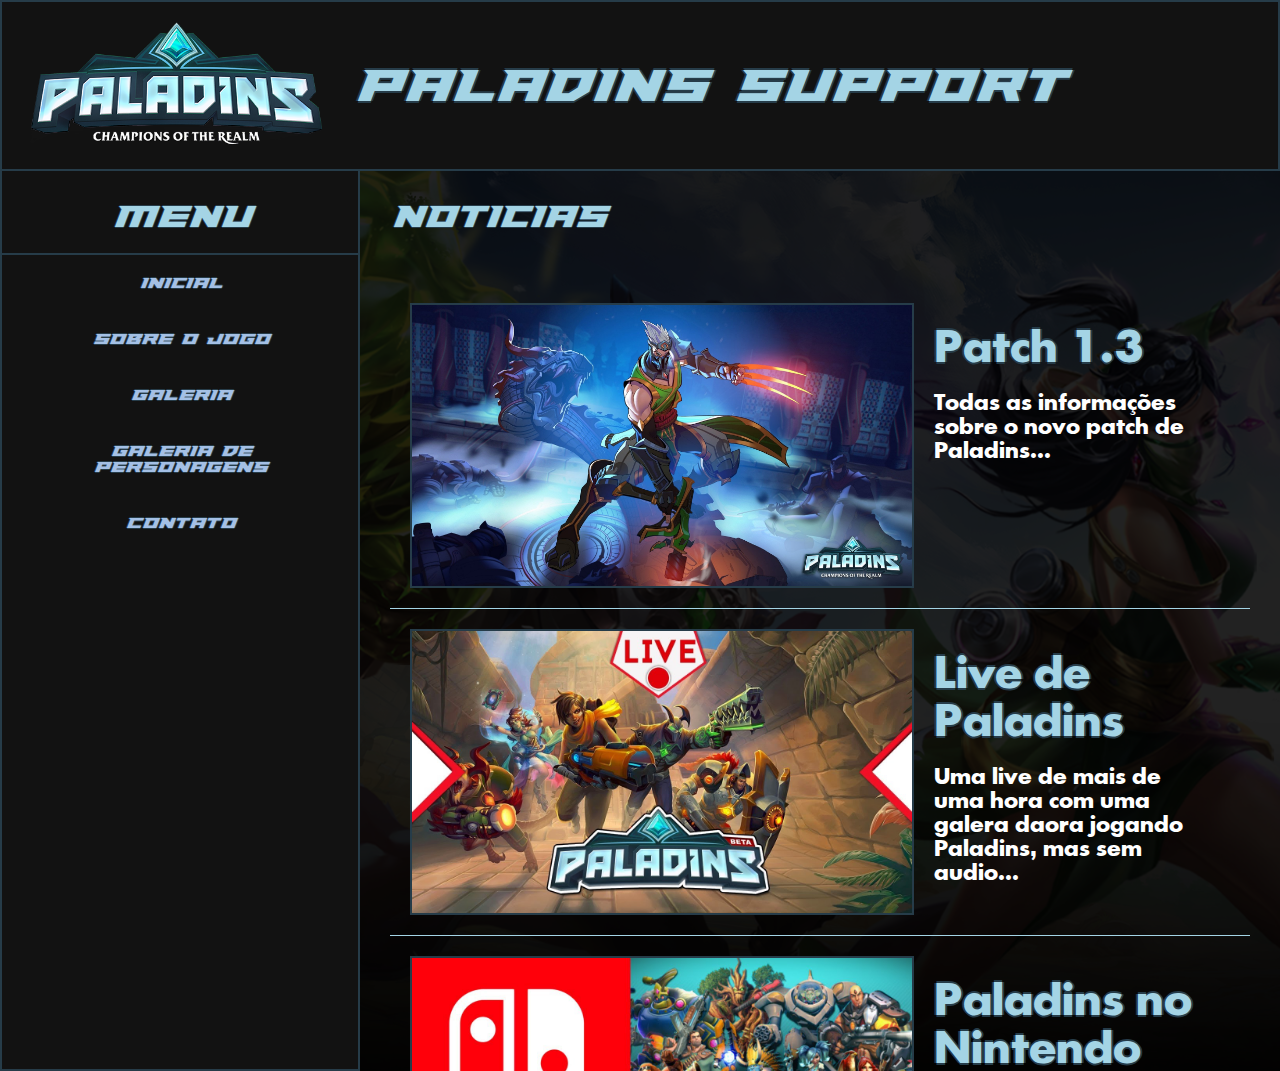
<file: index.html>
<!DOCTYPE html>
<html>

<head>
  <meta charset="utf-8">
  <link rel="stylesheet" type="text/css" href="style/reset.css">
  <link rel="stylesheet" type="text/css" href="style/style.css">
  <link rel="shortcut icon" href="images/paladins-icon.png" type="image/x-icon" />
  <title>Paladins Support</title>
</head>

<body>
  <div class="App">
    <header class="header">
      <img src="images/logo.png" class="header-logo" alt="logo" />
      <h1 class="header-title">Paladins Support</h1>
    </header>

    <div class="menu-content-wrapper">
      <ul class="menu">
        <h1 class="menu-title">MENU</h1>
        <a class="item" href="index.html">
          <li class="menu-item">Inicial</li>
        </a>
        <a class="item" href="about.html">
          <li class="menu-item">Sobre o jogo</li>
        </a>
        <a class="item" href="gallery.html">
          <li class="menu-item">Galeria</li>
        </a>
        <a class="item" href="character-gallery.html">
          <li class="menu-item">Galeria de Personagens</li>
        </a>
        <a class="item" href="contact.html">
          <li class="menu-item">Contato</li>
        </a>
      </ul>
      <div class="content">
        <h1 class="content-title">Noticias</h1>
        <div class="news">
          <a class="news-links" href="news/notas-patch-1.3.html">
            <img class="news-image" src="images/thumb1.jpg">
            <div class="news-title-text-wrapper">
              <div class="news-title">
                Patch 1.3
              </div>
              <div class="news-text">
                Todas as informações sobre o novo patch de Paladins...
              </div>
            </div>
          </a>
        </div>

        <div class="news">
          <a class="news-links" href="news/live-paladins.html">
            <img class="news-image" src="images/thumb2.jpg">
            <div class="news-title-text-wrapper">
              <div class="news-title">
                Live de Paladins
              </div>
              <div class="news-text">
                Uma live de mais de uma hora com uma galera daora jogando Paladins, mas sem audio...
              </div>
            </div>
          </a>
        </div>

        <div class="news">
          <a class="news-links" href="news/paladins-switch.html">
            <img class="news-image" src="images/thumb3.jpg">
            <div class="news-title-text-wrapper">
              <div class="news-title">
                Paladins no Nintendo Switch
              </div>
              <div class="news-text">
                Video de Divulgação sobre a chegada do Paladins ao Nintendo Switch...
              </div>
            </div>
          </a>
        </div>

        <div class="news">
          <a class="news-links" href="news/paladins-lancamento.html">
            <img class="news-image" src="images/thumb4.jpg">
            <div class="news-title-text-wrapper">
              <div class="news-title">
                Lançamento oficial
              </div>
              <div class="news-text">
                Parece que depois de muito tempo, Paladins irá sair...
              </div>
            </div>
          </a>
        </div>
      </div>
    </div>
  </div>
</body>

</html>
</file>
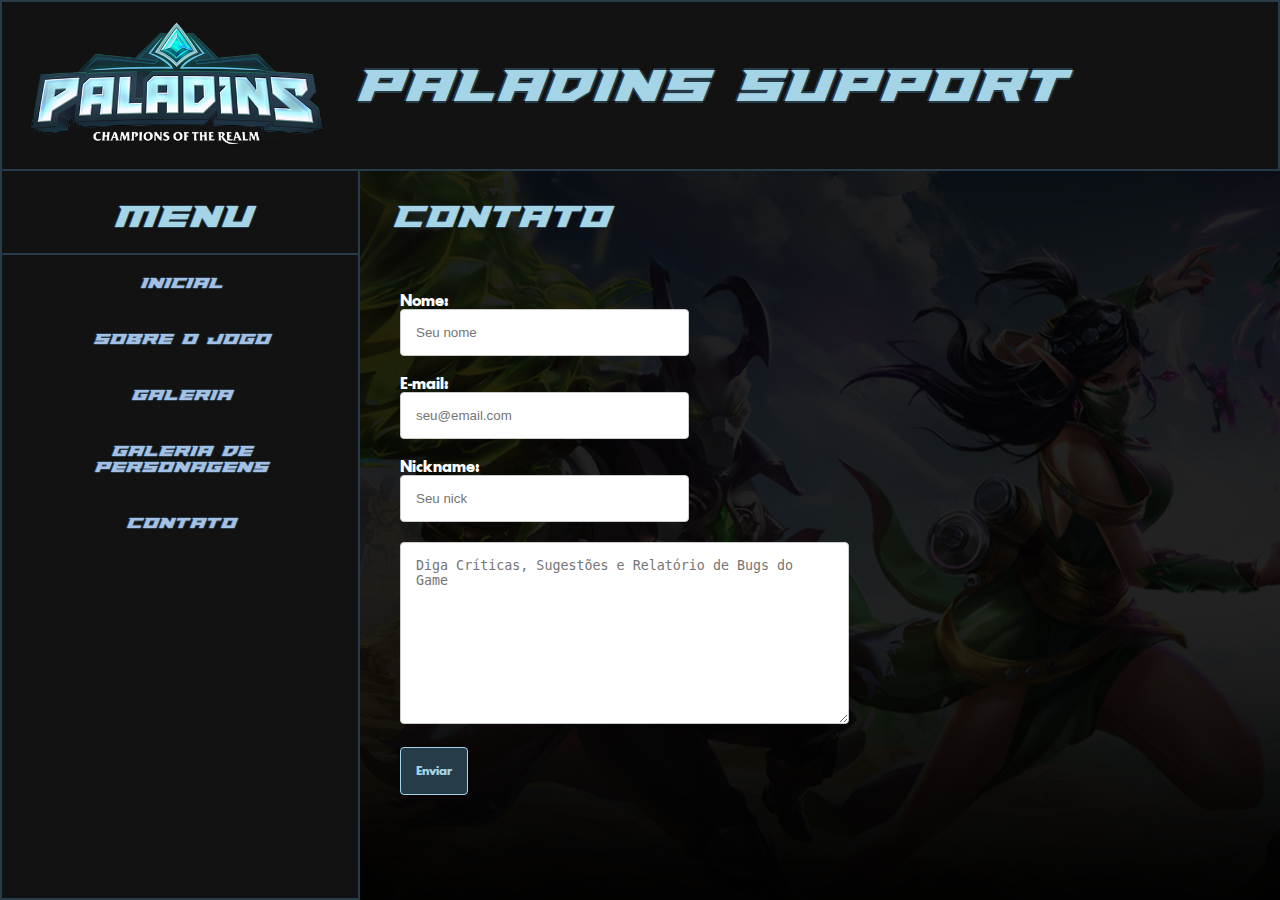
<file: contact.html>
<!DOCTYPE html>
<html>

<head>
	<meta charset="utf-8">
	<link rel="stylesheet" type="text/css" href="style/reset.css">
	<link rel="stylesheet" type="text/css" href="style/style.css">
	<link rel="shortcut icon" href="images/paladins-icon.png" type="image/x-icon" />
	<title>Paladins Support</title>
</head>

<body>
	<div class="App">
		<header class="header">
			<img src="images/logo.png" class="header-logo" alt="logo" />
			<h1 class="header-title">Paladins Support</h1>
		</header>

		<div class="menu-content-wrapper">
			<ul class="menu">
				<h1 class="menu-title">MENU</h1>
				<a class="item" href="index.html">
					<li class="menu-item">Inicial</li>
				</a>
				<a class="item" href="about.html">
					<li class="menu-item">Sobre o jogo</li>
				</a>
				<a class="item" href="gallery.html">
					<li class="menu-item">Galeria</li>
				</a>
				<a class="item" href="character-gallery.html">
					<li class="menu-item">Galeria de Personagens</li>
				</a>
				<a class="item" href="contact.html">
					<li class="menu-item">Contato</li>
				</a>
			</ul>
			<div class="content">
				<div class="content-title">
					Contato
				</div>
				<div class="content-form">
					<form method="post" action="scripts/send.php" target="_blank">
						<div class="form-input">
							Nome:
							<input type="text" size="30" name="nome" value="" placeholder="Seu nome" required>
						</div>

						<div class="form-input">
							E-mail:
							<input type="email" size="30" name="email" placeholder="seu@email.com" required>
						</div>

						<div class="form-input">
							Nickname:
							<input TYPE="text" size="30" name "nick" placeholder="Seu nick" required>
						</div>

						<div class="form-input">
							<textarea cols="50" rows="10" name="msg" placeholder="Diga Críticas, Sugestões e Relatório de Bugs do Game" required></textarea>
						</div>

						<div class="form-button">
							<input type="submit" value="Enviar">
						</div>
					</form>
				</div>
			</div>
		</div>
	</div>
</body>

</html>
</file>
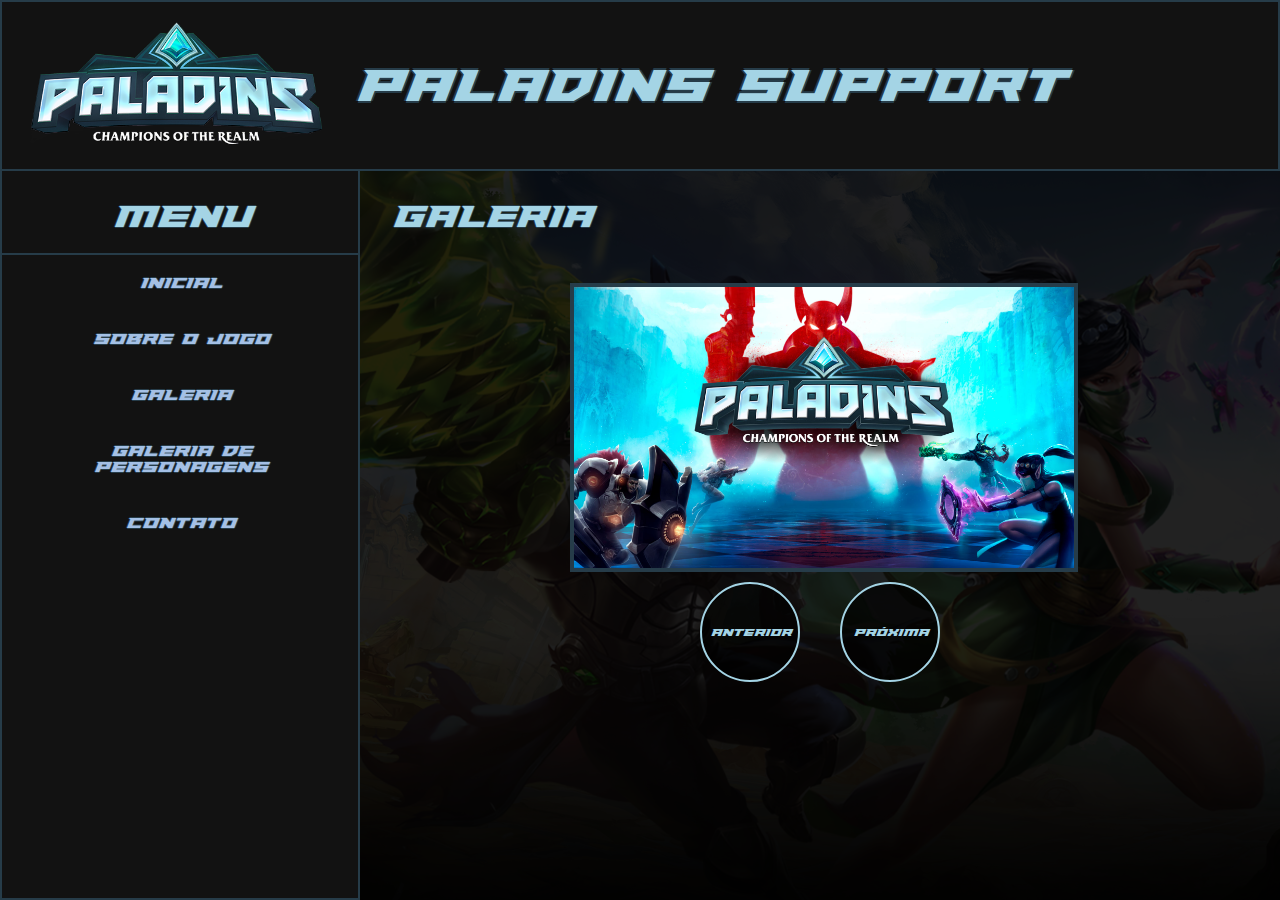
<file: gallery.html>
<!DOCTYPE html>
<html>

<head>
  <meta charset="utf-8">
  <link rel="stylesheet" type="text/css" href="style/reset.css">
  <link rel="stylesheet" type="text/css" href="style/style.css">
  <link rel="shortcut icon" href="images/paladins-icon.png" type="image/x-icon" />
  <title>Paladins Support</title>
</head>

<body>
  <div class="App">
    <header class="header">
      <img src="images/logo.png" class="header-logo" alt="logo" />
      <h1 class="header-title">Paladins Support</h1>
    </header>

    <div class="menu-content-wrapper">
      <ul class="menu">
        <h1 class="menu-title">MENU</h1>
        <a class="item" href="index.html">
        <li class="menu-item">Inicial</li>
        </a>
        <a class="item" href="about.html">
        <li class="menu-item">Sobre o jogo</li>
        </a>
        <a class="item" href="gallery.html">
        <li class="menu-item">Galeria</li>
        </a>
        <a class="item" href="character-gallery.html">
          <li class="menu-item">Galeria de Personagens</li>
          </a>
        <a class="item" href="contact.html">
        <li class="menu-item">Contato</li>
        </a>
      </ul>
      <div class="content">
        <h1 class="content-title">Galeria</h1>
        <ul id="sliders">
          <li class="slider-active">
            <img src="images/gallery01.jpg">
          </li>
          <li>
            <img src="images/gallery02.jpg">
          </li>
          <li>
            <img src="images/gallery03.jpg">
          </li>
          <li>
            <img src="images/gallery04.jpg">
          </li>
          <li>
            <img src="images/gallery05.jpg">
          </li>
          <li>
            <img src="images/gallery06.png">
          </li>
          <li>
            <img src="images/gallery07.jpeg">
          </li>
          <li>
            <img src="images/gallery08.jpeg">
          </li>
          <li>
            <img src="images/gallery09.jpg">
          </li>
          <li>
            <img src="images/gallery10.jpg">
          </li>
          <li>
            <img src="images/gallery11.jpg">
          </li>
          <li>
            <img src="images/gallery12.jpg">
          </li>
          <li>
            <img src="images/gallery13.jpg">
          </li>
          <li>
            <img src="images/gallery14.jpg">
          </li>
          <li>
            <img src="images/gallery15.jpg">
          </li>
          <li>
            <img src="images/gallery16.jpg">
          </li>
          <li>
            <img src="images/gallery17.jpg">
          </li>
        </ul>
        <div class="gallery-button">
          <button class="left-arrow"> Anterior </button>
          <button class="right-arrow"> Próxima</button>
        </div>
      </div>
    </div>
  </div>
  <script src="scripts/slider.js"></script>
</body>

</html>
</file>
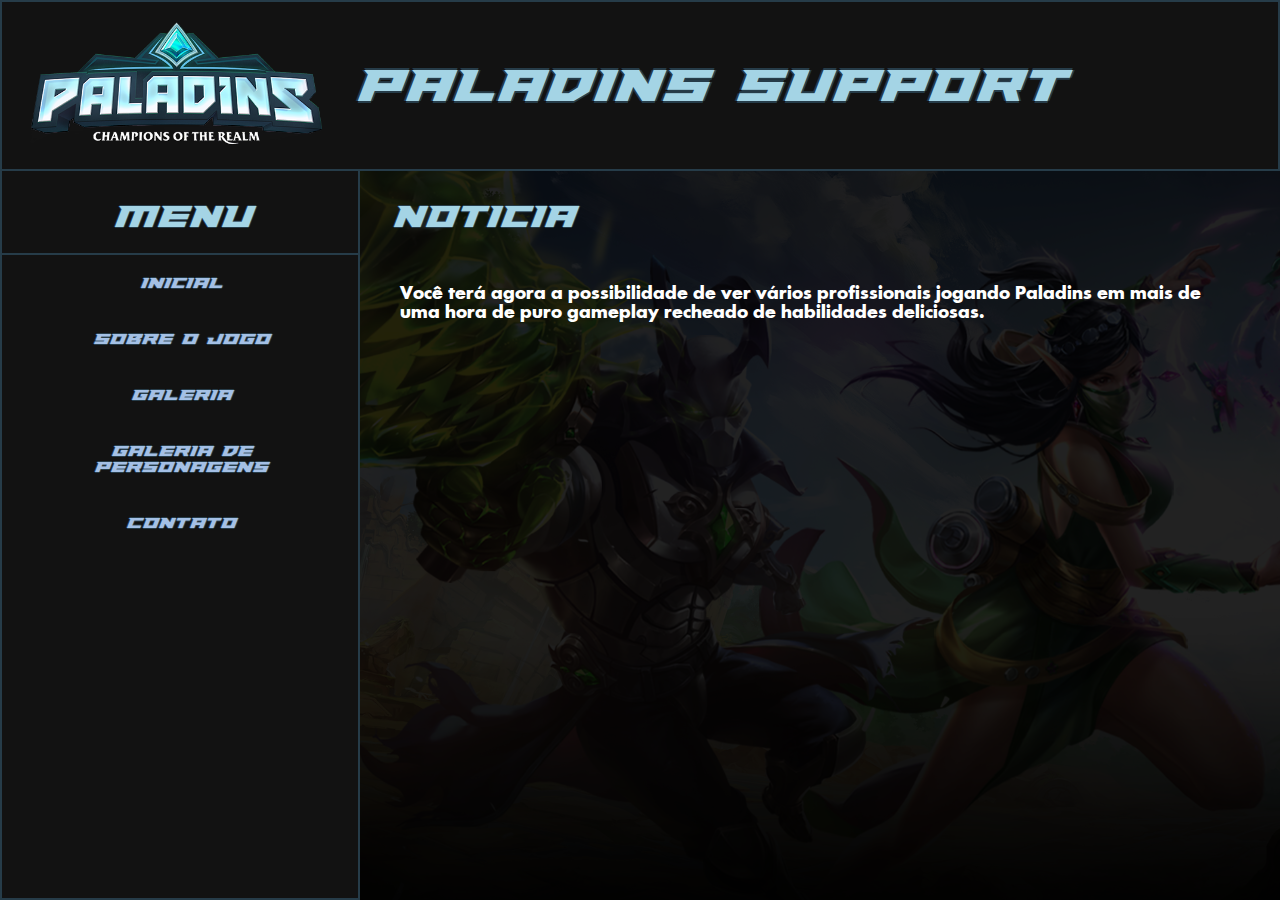
<file: news/live-paladins.html>
<!DOCTYPE html>
<html>

<head>
  <meta charset="utf-8">
  <link rel="stylesheet" type="text/css" href="../style/reset.css">
  <link rel="stylesheet" type="text/css" href="../style/style.css">
  <link rel="shortcut icon" href="../images/paladins-icon.png" type="image/x-icon" />
  <title>Paladins Support</title>
</head>

<body>
  <div class="App">
    <header class="header">
      <img src="../images/logo.png" class="header-logo" alt="logo" />
      <h1 class="header-title">Paladins Support</h1>
    </header>

    <div class="menu-content-wrapper">
      <ul class="menu">
        <h1 class="menu-title">MENU</h1>
        <a class="item" href="../index.html">
          <li class="menu-item">Inicial</li>
        </a>
        <a class="item" href="../about.html">
          <li class="menu-item">Sobre o jogo</li>
        </a>
        <a class="item" href="../gallery.html">
          <li class="menu-item">Galeria</li>
        </a>
        <a class="item" href="../character-gallery.html">
          <li class="menu-item">Galeria de Personagens</li>
        </a>
        <a class="item" href="../contact.html">
          <li class="menu-item">Contato</li>
        </a>
      </ul>
      <div class="content">
        <div class="content-title">
          Noticia
        </div>
        <p>
          Você terá agora a possibilidade de ver vários profissionais jogando Paladins em mais de uma hora de puro gameplay recheado
          de habilidades deliciosas.
        </p>
        <iframe class="video" width="560" height="315" src="https://www.youtube.com/embed/_G5kipKE1so" frameborder="0" allow="autoplay; encrypted-media"
          allowfullscreen></iframe>
      </div>
    </div>
  </div>
</body>

</html>
</file>
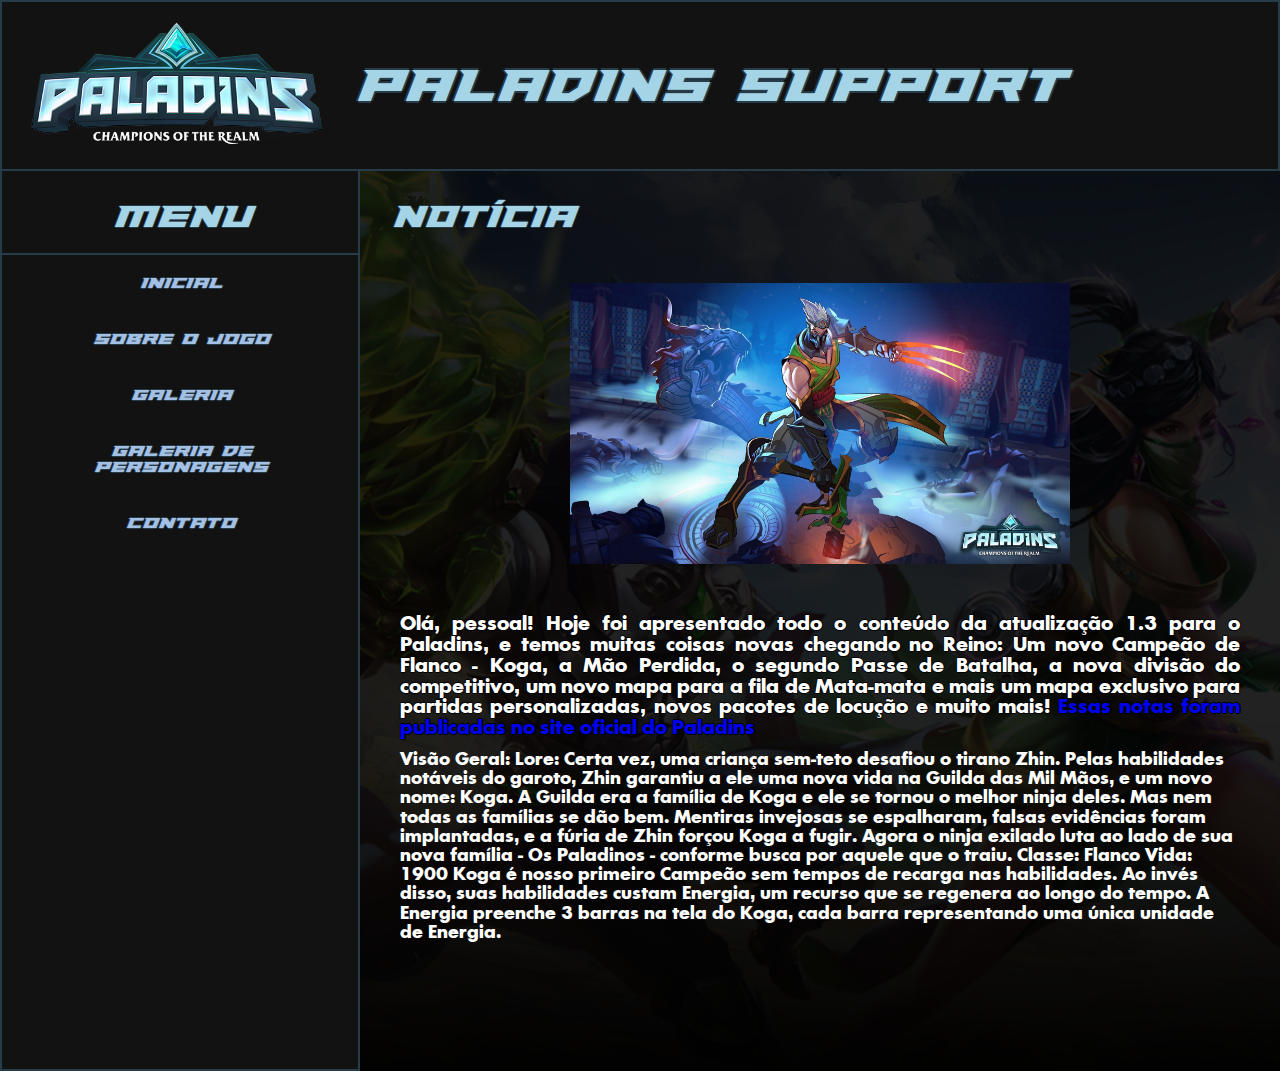
<file: news/notas-patch-1.3.html>
<!DOCTYPE html>
<html>

<head>
  <meta charset="utf-8">
  <link rel="stylesheet" type="text/css" href="../style/reset.css">
  <link rel="stylesheet" type="text/css" href="../style/style.css">
  <link rel="shortcut icon" href="../images/paladins-icon.png" type="image/x-icon" />
  <title>Paladins Support</title>
</head>

<body>
  <div class="App">
    <header class="header">
      <img src="../images/logo.png" class="header-logo" alt="logo" />
      <h1 class="header-title">Paladins Support</h1>
    </header>

    <div class="menu-content-wrapper">
      <ul class="menu">
        <h1 class="menu-title">MENU</h1>
        <a class="item" href="../index.html">
          <li class="menu-item">Inicial</li>
        </a>
        <a class="item" href="../about.html">
          <li class="menu-item">Sobre o jogo</li>
        </a>
        <a class="item" href="../gallery.html">
          <li class="menu-item">Galeria</li>
        </a>
        <a class="item" href="../character-gallery.html">
          <li class="menu-item">Galeria de Personagens</li>
        </a>
        <a class="item" href="../contact.html">
          <li class="menu-item">Contato</li>
        </a>
      </ul>
      <div class="content">
        <div class="content-title">
          Notícia
        </div>

        <img class="news-image-page" src="../images/thumb1.jpg">
        <p class="content-text">
          Olá, pessoal! Hoje foi apresentado todo o conteúdo da atualização 1.3 para o Paladins, e temos muitas coisas novas chegando
          no Reino: Um novo Campeão de Flanco - Koga, a Mão Perdida, o segundo Passe de Batalha, a nova divisão do competitivo,
          um novo mapa para a fila de Mata-mata e mais um mapa exclusivo para partidas personalizadas, novos pacotes de locução
          e muito mais!
          <a href="https://www.paladins.com/news/1-3-update-notes-kogas-revenge" target="_blank">
            Essas notas foram publicadas no site oficial do Paladins
          </a>

          <p>Visão Geral: Lore: Certa vez, uma criança sem-teto desafiou o tirano Zhin. Pelas habilidades notáveis do garoto,
            Zhin garantiu a ele uma nova vida na Guilda das Mil Mãos, e um novo nome: Koga. A Guilda era a família de Koga
            e ele se tornou o melhor ninja deles. Mas nem todas as famílias se dão bem. Mentiras invejosas se espalharam,
            falsas evidências foram implantadas, e a fúria de Zhin forçou Koga a fugir. Agora o ninja exilado luta ao lado
            de sua nova família - Os Paladinos - conforme busca por aquele que o traiu. Classe: Flanco Vida: 1900 Koga é
            nosso primeiro Campeão sem tempos de recarga nas habilidades. Ao invés disso, suas habilidades custam Energia,
            um recurso que se regenera ao longo do tempo. A Energia preenche 3 barras na tela do Koga, cada barra representando
            uma única unidade de Energia.</p>


          <iframe class="video" width="560" height="315" src="https://www.youtube.com/embed/zyPkAiiyehs" frameborder="0" allow="autoplay; encrypted-media"
            allowfullscreen></iframe>

          <p>
            Habilidades:
          </p>

          <p>[Arma] Submetralhadoras Dispara duas armas, cada uma causando 40 de dano a cada 0,06s. </p>

          <p>[Arma] Garras Infernais Arremessa um golpe de fogo causando 600 de dano a cada 0,55s. Apenas pode ser usado durante
            a Posição do Dragão </p>

          <p>[Disparo Alternativo] Passo das Sombras Avança rapidamente para a frente, ficando inatingível durante isso. Consome
            1 unidade de Energia. Fica indisponível durante a Posição do Dragão. </p>
          <p>[Disparo Alternativo] Espetar Avança para a frente cortando qualquer coisa em seu caminho causando 600 de dano.
            Consome toda a Energia. Apenas fica disponível durante a Posição do Dragão.</p>
          <p>[Habilidade 1] Agilidade Move-se 50% mais rápido durante 4s. Consome 1 unidade de Energia. </p>

          <p>[Habilidade 2] Posição do Dragão Libera suas Garras Infernais. Enquanto está nessa posição, você constantemente
            consome energia. </p>

          <p>[Habilidade Suprema] Ataque Ciclone Some nas sombras se tornando inatingível e atacando qualquer um dentro de 25
            pés de distância com 1500 de dano por segundo durante 2s. Atravessa escudos. </p>

          <p>[Passiva] Escalada de Paredes Segurar o pulo enquanto corre em direção a uma parede fará Koga começar a escalar
            a parede.</p>
        </p>
      </div>
    </div>
  </div>
</body>

</html>
</file>
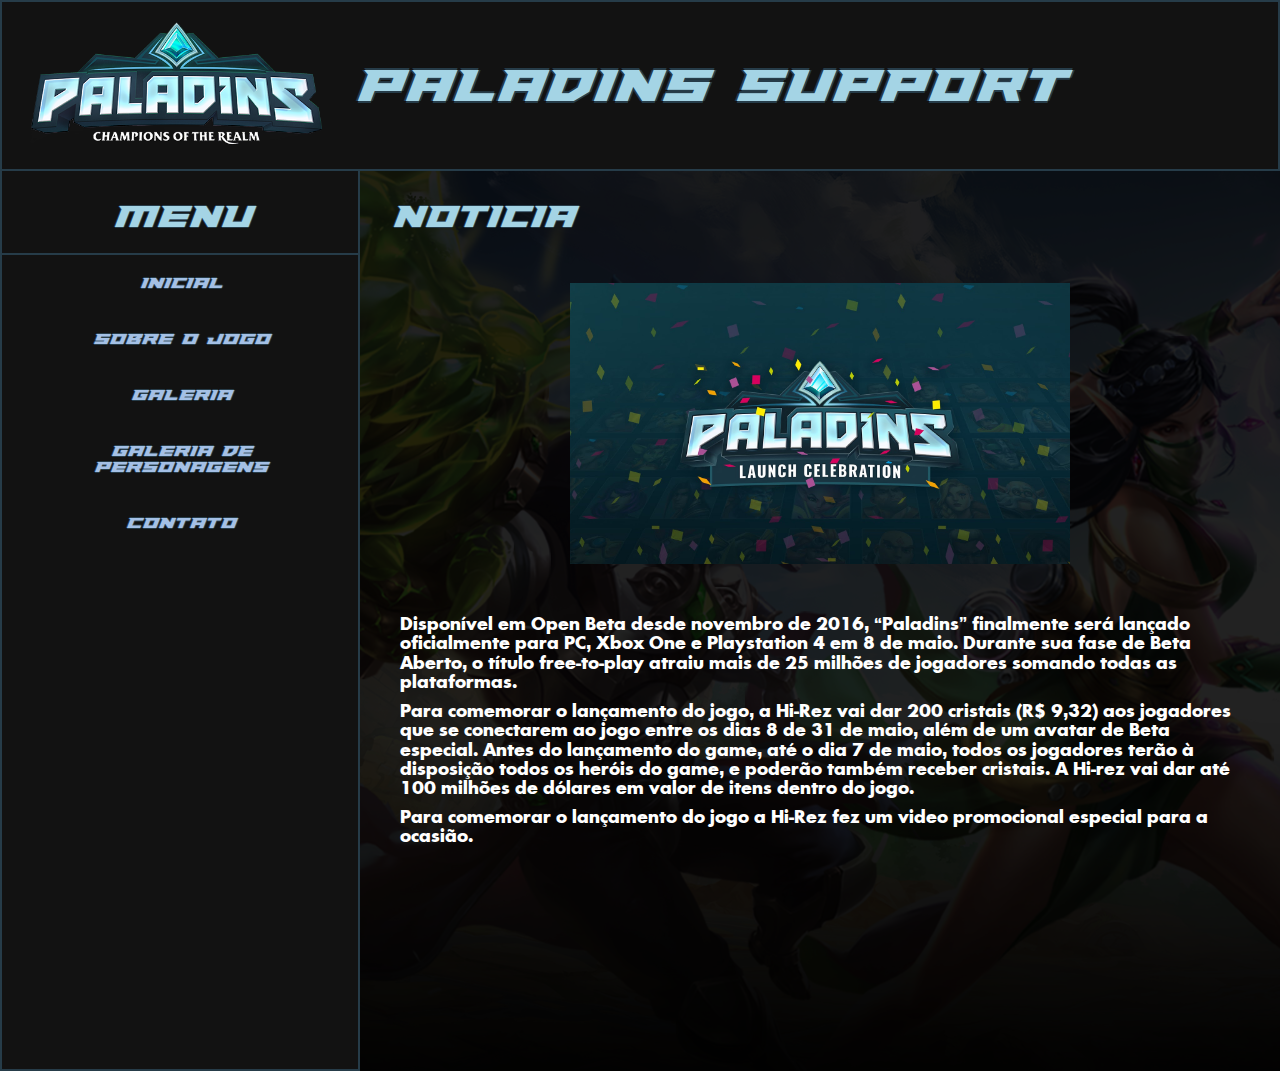
<file: news/paladins-lancamento.html>
<!DOCTYPE html>
<html>

<head>
  <meta charset="utf-8">
  <link rel="stylesheet" type="text/css" href="../style/reset.css">
  <link rel="stylesheet" type="text/css" href="../style/style.css">
  <link rel="shortcut icon" href="../images/paladins-icon.png" type="image/x-icon" />
  <title>Paladins Support</title>
</head>

<body>
  <div class="App">
    <header class="header">
      <img src="../images/logo.png" class="header-logo" alt="logo" />
      <h1 class="header-title">Paladins Support</h1>
    </header>

    <div class="menu-content-wrapper">
      <ul class="menu">
        <h1 class="menu-title">MENU</h1>
        <a class="item" href="../index.html">
          <li class="menu-item">Inicial</li>
        </a>
        <a class="item" href="../about.html">
          <li class="menu-item">Sobre o jogo</li>
        </a>
        <a class="item" href="../gallery.html">
          <li class="menu-item">Galeria</li>
        </a>
        <a class="item" href="../character-gallery.html">
          <li class="menu-item">Galeria de Personagens</li>
        </a>
        <a class="item" href="../contact.html">
          <li class="menu-item">Contato</li>
        </a>
      </ul>
      <div class="content">
        <div class="content-title">
          Noticia
        </div>
        <img class="news-image-page" src="../images/thumb4.jpg">
        <p>
          Disponível em Open Beta desde novembro de 2016, “Paladins” finalmente será lançado oficialmente para PC, Xbox One e Playstation
          4 em 8 de maio. Durante sua fase de Beta Aberto, o título free-to-play atraiu mais de 25 milhões de jogadores somando
          todas as plataformas.
        </p>
        <p>
          Para comemorar o lançamento do jogo, a Hi-Rez vai dar 200 cristais (R$ 9,32) aos jogadores que se conectarem ao jogo entre
          os dias 8 de 31 de maio, além de um avatar de Beta especial. Antes do lançamento do game, até o dia 7 de maio,
          todos os jogadores terão à disposição todos os heróis do game, e poderão também receber cristais. A Hi-rez vai
          dar até 100 milhões de dólares em valor de itens dentro do jogo.
        </p>
        <p>
          Para comemorar o lançamento do jogo a Hi-Rez fez um video promocional especial para a ocasião.
        </p>
        <iframe class="video" width="560" height="315" src="https://www.youtube.com/embed/g4WHiMVq1-8" frameborder="0" allow="autoplay; encrypted-media"
          allowfullscreen></iframe>
      </div>
    </div>
  </div>
</body>

</html>
</file>
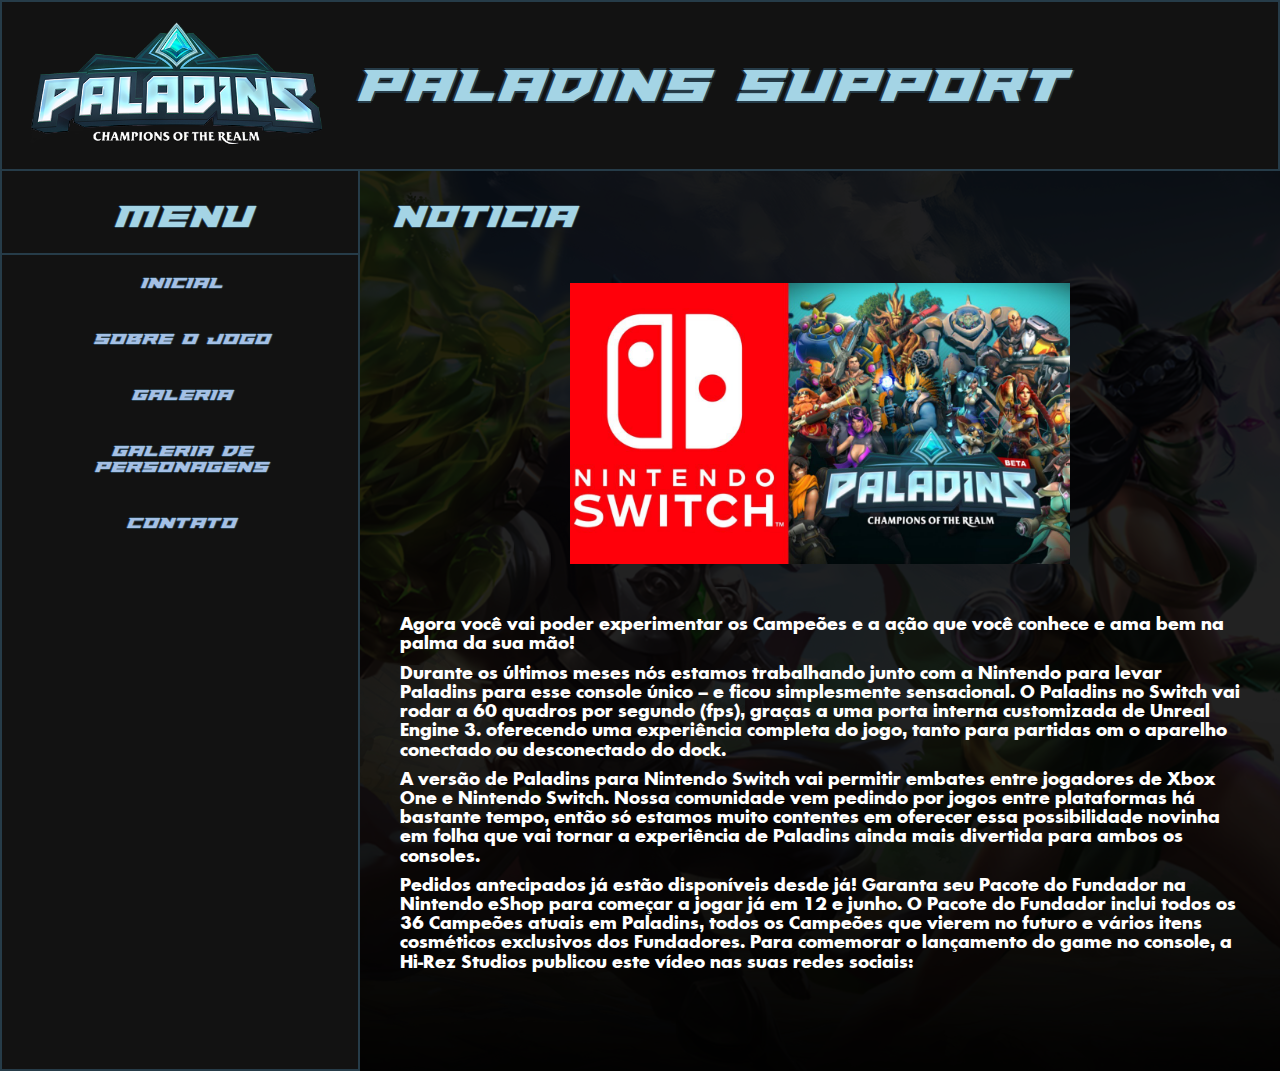
<file: news/paladins-switch.html>
<!DOCTYPE html>
<html>

<head>
  <meta charset="utf-8">
  <link rel="stylesheet" type="text/css" href="../style/reset.css">
  <link rel="stylesheet" type="text/css" href="../style/style.css">
  <link rel="shortcut icon" href="../images/paladins-icon.png" type="image/x-icon" />
  <title>Paladins Support</title>
</head>

<body>
  <div class="App">
    <header class="header">
      <img src="../images/logo.png" class="header-logo" alt="logo" />
      <h1 class="header-title">Paladins Support</h1>
    </header>

    <div class="menu-content-wrapper">
      <ul class="menu">
        <h1 class="menu-title">MENU</h1>
        <a class="item" href="../index.html">
          <li class="menu-item">Inicial</li>
        </a>
        <a class="item" href="../about.html">
          <li class="menu-item">Sobre o jogo</li>
        </a>
        <a class="item" href="../gallery.html">
          <li class="menu-item">Galeria</li>
        </a>
        <a class="item" href="../character-gallery.html">
          <li class="menu-item">Galeria de Personagens</li>
        </a>
        <a class="item" href="../contact.html">
          <li class="menu-item">Contato</li>
        </a>
      </ul>
      <div class="content">
        <div class="content-title">
          Noticia
        </div>

        <img src="../images/thumb3.jpg" class="news-image-page" />
        <p>
          Agora você vai poder experimentar os Campeões e a ação que você conhece e ama bem na palma da sua mão!
        </p>
        <p>
          Durante os últimos meses nós estamos trabalhando junto com a Nintendo para levar Paladins para esse console único – e ficou
          simplesmente sensacional. O Paladins no Switch vai rodar a 60 quadros por segundo (fps), graças a uma porta interna
          customizada de Unreal Engine 3. oferecendo uma experiência completa do jogo, tanto para partidas om o aparelho
          conectado ou desconectado do dock.
        </p>
        <p>
          A versão de Paladins para Nintendo Switch vai permitir embates entre jogadores de Xbox One e Nintendo Switch. Nossa comunidade
          vem pedindo por jogos entre plataformas há bastante tempo, então só estamos muito contentes em oferecer essa possibilidade
          novinha em folha que vai tornar a experiência de Paladins ainda mais divertida para ambos os consoles.
        </p>
        <p>
          Pedidos antecipados já estão disponíveis desde já! Garanta seu Pacote do Fundador na Nintendo eShop para começar a jogar
          já em 12 e junho. O Pacote do Fundador inclui todos os 36 Campeões atuais em Paladins, todos os Campeões que vierem
          no futuro e vários itens cosméticos exclusivos dos Fundadores. Para comemorar o lançamento do game no console,
          a Hi-Rez Studios publicou este vídeo nas suas redes sociais:
        </p>
        <iframe class="video" width="560" height="315" src="https://www.youtube.com/embed/OtAm0tjcY9A" frameborder="0" allow="autoplay; encrypted-media"
          allowfullscreen></iframe>
        <p>
          Nós pretendemos disponibilizar uma versão gratuita de Paladins para Nintendo Switch ainda nos próximos meses.Por favor, junte-se
          a nós para dar as boas-vindas aos fãs da Nintendo à família de Paladins. Nos vemos no Reino – e agora em um console
          móvel!
        </p>
      </div>
    </div>
  </div>
</body>

</html>
</file>
<file: style/style.css>
@font-face {
  font-family: paladinsfont;
  src: url(./paladins.ttf);
}

@font-face {
  font-family: futurano2d;
  src: url(./futurano2d-w03-bold.ttf);
}

html,
body {
  color: #ffffff;
  height: 100%;
}

a {
  text-decoration: none;
}

p {
  margin: 10px;
  font-size: 1.2em;
}

.App {
  height: 100%;
  display: flex;
  flex-direction: column;
}

.header {
  display: flex;
  justify-content: flex-start;
  align-items: center;
  height: 150px;
  padding: 20px;
  border: 2px solid #263c49;
  background-color: rgba(0, 0, 0, 0.93);
}

.header-logo {
  max-width: 300px;
  width: 100%;
}

.header-title {
  font-family: paladinsfont;
  font-size: 3em;
  color: #a4d4e5;
  text-shadow: -2px 0 #263c49, 0 2px #263c49, 2px 0 #263c49, 0 -2px #263c49;
  margin-left: 30px;
}

.menu-content-wrapper {
  display: flex;
  height: 100%;
  box-sizing: border-box;
}

.menu {
  background-color: rgba(0, 0, 0, 0.93);
  min-height: 100%;
  min-width: 360px;
  padding: 10px;
  padding-left: 0;
  padding-right: 0;
  text-align: center;
  border: 2px solid #263c49;
  border-top: 0;
  box-sizing: border-box;
}

li {
  transition-property: all;
  transition-duration: 0.5s;
  transition-timing-function: linear;
}

.item :hover {
  color: rgba(0, 0, 0, 0.8);
  background-color: #a4d4e5;
}

.menu-title {
  font-family: paladinsfont;
  padding-top: 20px;
  padding-bottom: 20px;
  color: #a4d4e5;
  font-size: 2em;
  text-shadow: -1px 0 #263c49, 0 1px #263c49, 1px 0 #263c49, 0 -1px #263c49;
  border-bottom: 2px solid #263c49;
}

.menu-item {
  font-family: paladinsfont;
  text-shadow: -1px 0 #263c49, 0 1px #263c49, 1px 0 #263c49, 0 -1px #263c49;
  color: #a4c0e5;
  padding: 20px;
}

.content {
  width: 100%;
  padding: 30px;
  font-family: futurano2d;
  overflow: auto;
  background-image: url(../images/bg.jpg);
  background-size: cover;
  background-color: rgb(34, 34, 34);
  background-blend-mode: multiply;
  background-position: center;
}

.content-title {
  font-family: paladinsfont;
  font-size: 2em;
  color: #a4d4e5;
  text-shadow: -1px 0 #263c49, 0 1px #263c49, 1px 0 #263c49, 0 -1px #263c49;
  margin-bottom: 50px;
}

.content-text {
  font-size: 1.3em;
  text-align: justify;
  text-shadow: -1px 0 #000000, 0 1px #000000, 1px 0 #000000, 0 -1px #000000;
}

#sliders {
  position: relative;
  max-width: 500px;
  width: 100%;
  height: 299px;
  margin: 0 auto;
}

#sliders img {
  max-width: 500px;
  width: 100%;
  border: 4px solid #263c49;
}

#sliders li {
  margin: 0 auto;
  position: absolute;
  top: 0;
  left: 0;
  opacity: 0;
  z-index: 0;
  transition: opacity 1s;
}

#sliders li.slider-active {
  z-index: 1;
  opacity: 1;
}

.gallery-button {
  display: flex;
  justify-content: center;
}

.gallery-button button {
  border-radius: 50%;
  width: 100px;
  height: 100px;
  font-family: paladinsfont;
  color: #a4d4e5;
  font-size: 0.7em;
  background-color: rgba(0, 0, 0, 0.7);
  border: 2px solid #a4d4e5;
  outline: none;
  transition-property: all;
  transition-duration: 0.5s;
  transition-timing-function: linear;
}

.gallery-button button:hover {
  background-color: #a4d4e5;
  border: 2px solid rgb(0, 0, 0);
  color: rgba(0, 0, 0, 0.9);
}

.left-arrow {
  margin-right: 20px;
}

.right-arrow {
  margin-left: 20px;
}

.content-about-image {
  border-top: 2px solid #263c49;
  margin-top: 20px;
  padding-top: 30px;
  padding-bottom: 20px;
}

.first-content-about-image {
  padding-bottom: 20px;
}

.content-form {
  width: 300px;
}

.content-form input,
textarea {
  padding: 15px;
  border: 1px solid #ccc;
  border-radius: 4px;
  resize: vertical;
}

.form-input {
  padding: 10px;
}

.form-button {
  margin: 0 auto;
}

.form-button input {
  margin: 10px;
  font-family: futurano2d;
  color: #a4d4e5;
  border: 1px solid #a4d4e5;
  background-color: #263c49;
  transition-property: background;
  transition-duration: 0.3s;
  transition-timing-function: ease;
}

.form-button :hover {
  background-color: #121f27;
}

.char-gallery {
  display: flex;
  flex-wrap: wrap;
  justify-content: center;
  margin-top: 50px;
}

.char-gallery-link {
  width: 150px;
  margin: 5px;
}

.char-gallery-link :hover {
  filter: brightness(60%);
  border: 4px solid #84b6d3;
}

.char-gallery-link img {
  border: 2px solid #263c49;
  width: 150px;
  border-radius: 10px;
  transition-property: all;
  transition-duration: 0.5s;
  box-sizing: border-box;
}

.modal {
  display: none;
  position: fixed;
  z-index: 1;
  padding-top: 100px;
  left: 0;
  top: 0;
  width: 100%;
  height: 100%;
  overflow: auto;
  background-color: rgb(0, 0, 0);
  background-color: rgba(0, 0, 0, 0.4);
}

.modal-content {
  background-color: rgba(0, 0, 0, 0.93);
  margin: auto;
  padding: 50px;
  border: 1px solid #84b6d3;
  border-radius: 5%;
  width: 80%;
  margin-bottom: 200px;
}

.close {
  color: #aaaaaa;
  float: right;
  font-size: 28px;
  font-weight: bold;
}

.close:hover,
.close:focus {
  color: #84b6d3;
  text-decoration: none;
  cursor: pointer;
}

#char-name {
  text-align: center;
  margin-bottom: 20px;
}

#char-title {
  text-align: center;
  font-size: 1.1em;
}

#char-lore {
  padding-bottom: 20px;
}

.char-image {
  display: block;
  margin: 0 auto;
  width: 300px;
}

#char-skill-title {
  margin-top: 50px;
  margin-bottom: 50px;
  text-align: center;
  font-size: 1.1em;
}

.skills {
  display: flex;
  padding: 15px;
  margin: 30px 0;
  border: 1px solid #84b6d3;
  border-radius: 10px;
}

.img-title-wrapper {
  display: flex;
  flex-direction: column;
  justify-content: center;
  min-width: 150px;
  max-width: 150px;
}

.skills .content-title {
  font-size: 1em;
  text-align: center;
}

.skills .content-text {
  margin-top: 20px;
}

.skill-img {
  width: 100px;
  height: 100px;
  margin: 10px auto;
  display: block;
}

.news {
  padding: 20px;
  border-bottom: 1px solid #a4d4e5;
}

.news-title-text-wrapper {
  display: flex;
  flex-direction: column;
  padding: 20px;
}

.news-links {
  display: flex;
}

.news-image {
  height: 100%;
  width: 500px;
  border: 2px solid #263c49;
}

.news-title {
  font-size: 3em;
  color: #a4d4e5;
  text-shadow: -2px 0 #263c49, 0 2px #263c49, 2px 0 #263c49, 0 -2px #263c49;
  margin-bottom: 20px;
}

.news-text {
  color: #ffffff;
  font-size: 1.5em;
}

.news-image-page {
  display: block;
  margin: 0 auto;
  width: 500px;
  margin-bottom: 50px;
}

.video {
  display: block;
  margin: 50px auto;
}
</file>
